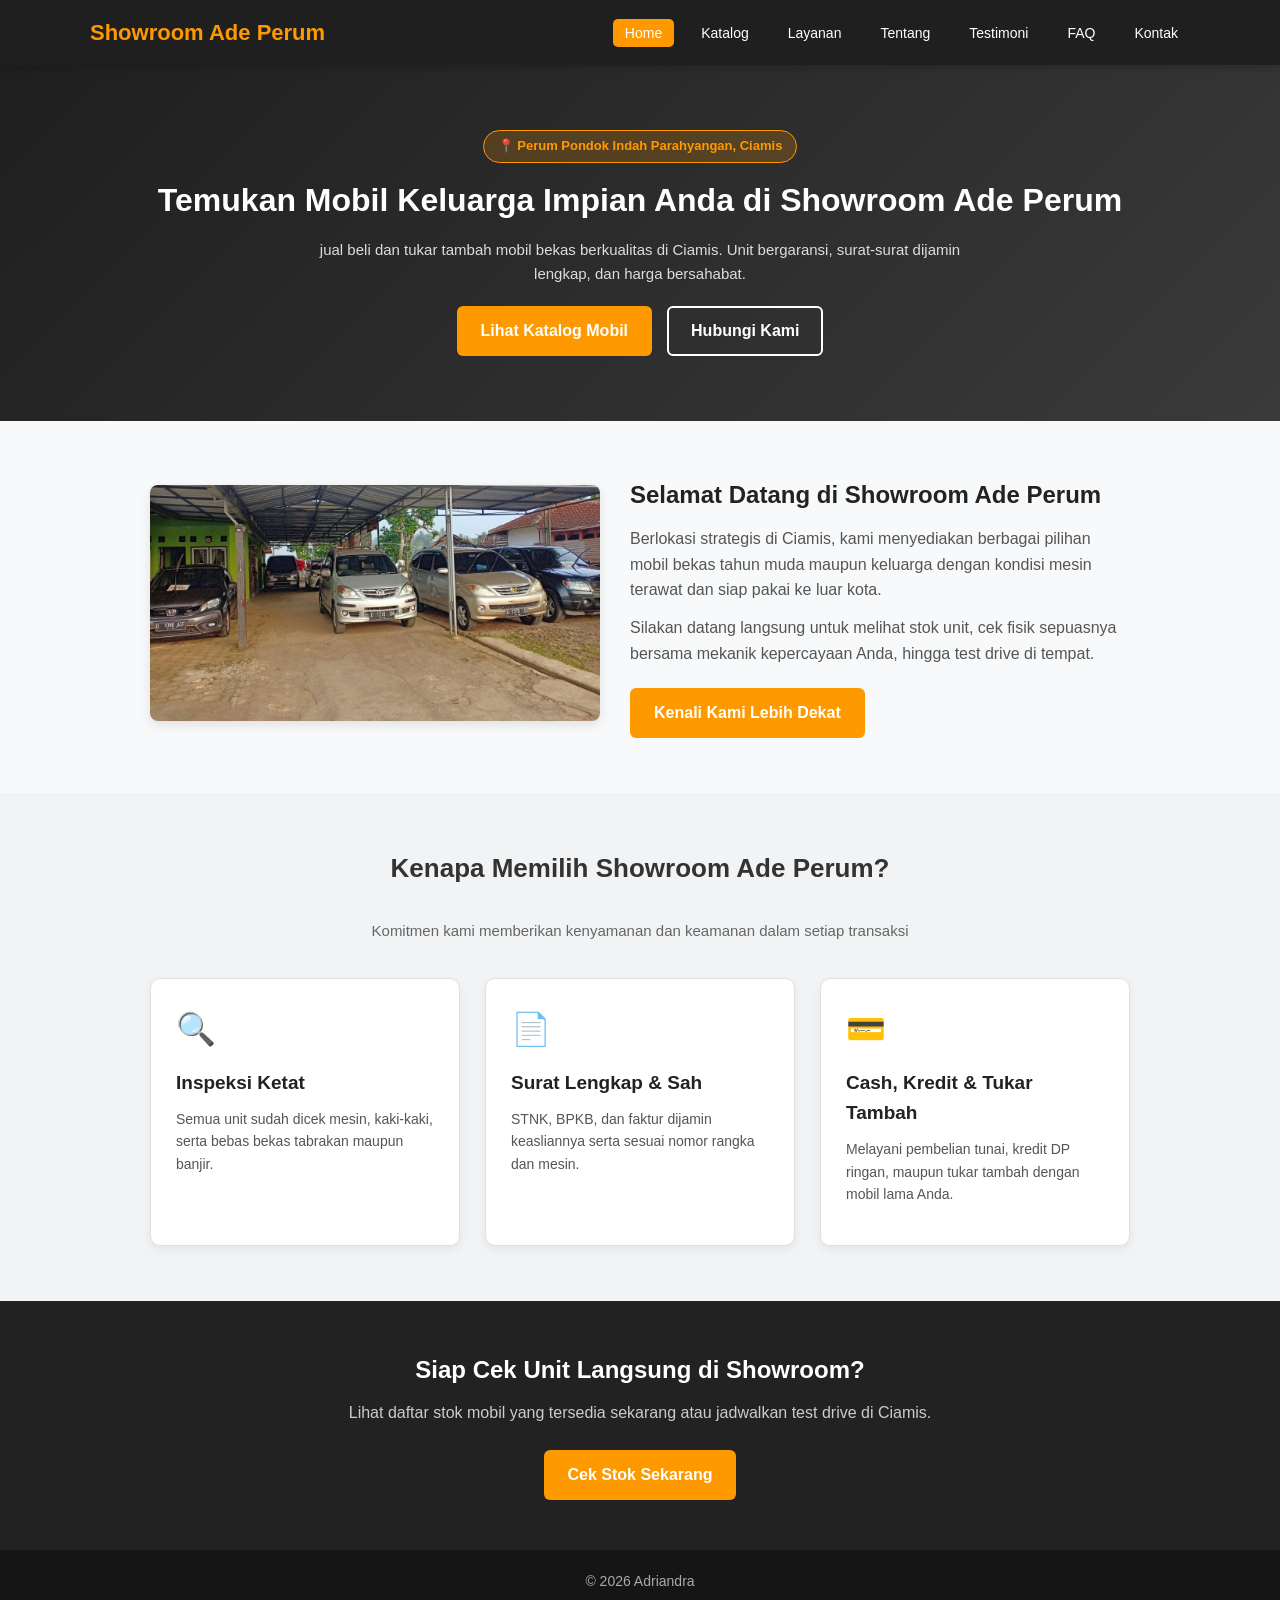
<file: index.html>
<!DOCTYPE html>
<html lang="id">
<head>
    <meta charset="UTF-8">
    <meta name="viewport" content="width=device-width, initial-scale=1.0">
    <title>Home - Showroom Ade Perum</title>
    <link rel="stylesheet" href="style.css">
</head>
<body>

    <header id="adriandra_header">
        <div class="adriandra_container">
            <h1 class="adriandra_logo">Showroom Ade Perum</h1>
            <nav class="adriandra_nav">
                <ul>
                    <li><a href="index.html" class="adriandra_active">Home</a></li>
                    <li><a href="katalog.html">Katalog</a></li>
                    <li><a href="layanan.html">Layanan</a></li>
                    <li><a href="tentang.html">Tentang</a></li>
                    <li><a href="testimoni.html">Testimoni</a></li>
                    <li><a href="faq.html">FAQ</a></li>
                    <li><a href="kontak.html">Kontak</a></li>
                </ul>
            </nav>
        </div>
    </header>

    <!-- BANNER UTAMA -->
    <section class="adriandra_hero">
        <div class="adriandra_container">
            <span class="adriandra_badge_lokasi">📍 Perum Pondok Indah Parahyangan, Ciamis</span>
            <h2>Temukan Mobil Keluarga Impian Anda di Showroom Ade Perum</h2>
            <p>jual beli dan tukar tambah mobil bekas berkualitas di Ciamis. Unit bergaransi, surat-surat dijamin lengkap, dan harga bersahabat.</p>
            <div class="adriandra_cta_buttons">
                <a href="katalog.html" class="adriandra_btn_utama">Lihat Katalog Mobil</a>
                <a href="kontak.html" class="adriandra_btn_kedua">Hubungi Kami</a>
            </div>
        </div>
    </section>

    <!--FOTO SHOWROOM-->
    <section class="adriandra_section">
        <div class="adriandra_container">
            <div class="adriandra_tentang_profil">
                <div class="adriandra_tentang_foto">
                    <img src="foto showroom.jpeg" alt="Foto Showroom Ade Perum">
                </div>
                <div class="adriandra_tentang_teks">
                    <h3>Selamat Datang di Showroom Ade Perum</h3>
                    <p>Berlokasi strategis di Ciamis, kami menyediakan berbagai pilihan mobil bekas tahun muda maupun keluarga dengan kondisi mesin terawat dan siap pakai ke luar kota.</p>
                    <p>Silakan datang langsung untuk melihat stok unit, cek fisik sepuasnya bersama mekanik kepercayaan Anda, hingga test drive di tempat.</p>
                    <a href="tentang.html" class="adriandra_btn_utama" style="margin-top: 10px;">Kenali Kami Lebih Dekat</a>
                </div>
            </div>
        </div>
    </section>

    <!--KEUNGGULAN SHOWROOM -->
    <section class="adriandra_alur_section">
        <div class="adriandra_container">
            <h2>Kenapa Memilih Showroom Ade Perum?</h2>
            <p class="adriandra_sub_judul">Komitmen kami memberikan kenyamanan dan keamanan dalam setiap transaksi</p>
            <div class="adriandra_layanan_grid">
                <div class="adriandra_layanan_card">
                    <div class="adriandra_layanan_icon">🔍</div>
                    <h3>Inspeksi Ketat</h3>
                    <p>Semua unit sudah dicek mesin, kaki-kaki, serta bebas bekas tabrakan maupun banjir.</p>
                </div>
                <div class="adriandra_layanan_card">
                    <div class="adriandra_layanan_icon">📄</div>
                    <h3>Surat Lengkap & Sah</h3>
                    <p>STNK, BPKB, dan faktur dijamin keasliannya serta sesuai nomor rangka dan mesin.</p>
                </div>
                <div class="adriandra_layanan_card">
                    <div class="adriandra_layanan_icon">💳</div>
                    <h3>Cash, Kredit & Tukar Tambah</h3>
                    <p>Melayani pembelian tunai, kredit DP ringan, maupun tukar tambah dengan mobil lama Anda.</p>
                </div>
            </div>
        </div>
    </section>

    <!--AJAKAN-->
    <section class="adriandra_cta_section">
        <div class="adriandra_container">
            <h3>Siap Cek Unit Langsung di Showroom?</h3>
            <p>Lihat daftar stok mobil yang tersedia sekarang atau jadwalkan test drive di Ciamis.</p>
            <div class="adriandra_cta_buttons">
                <a href="katalog.html" class="adriandra_btn_utama">Cek Stok Sekarang</a>
            </div>
        </div>
    </section>

    <footer id="adriandra_footer">
        <p>&copy; 2026 Adriandra</p>
    </footer>

</body>
</html>
</file>
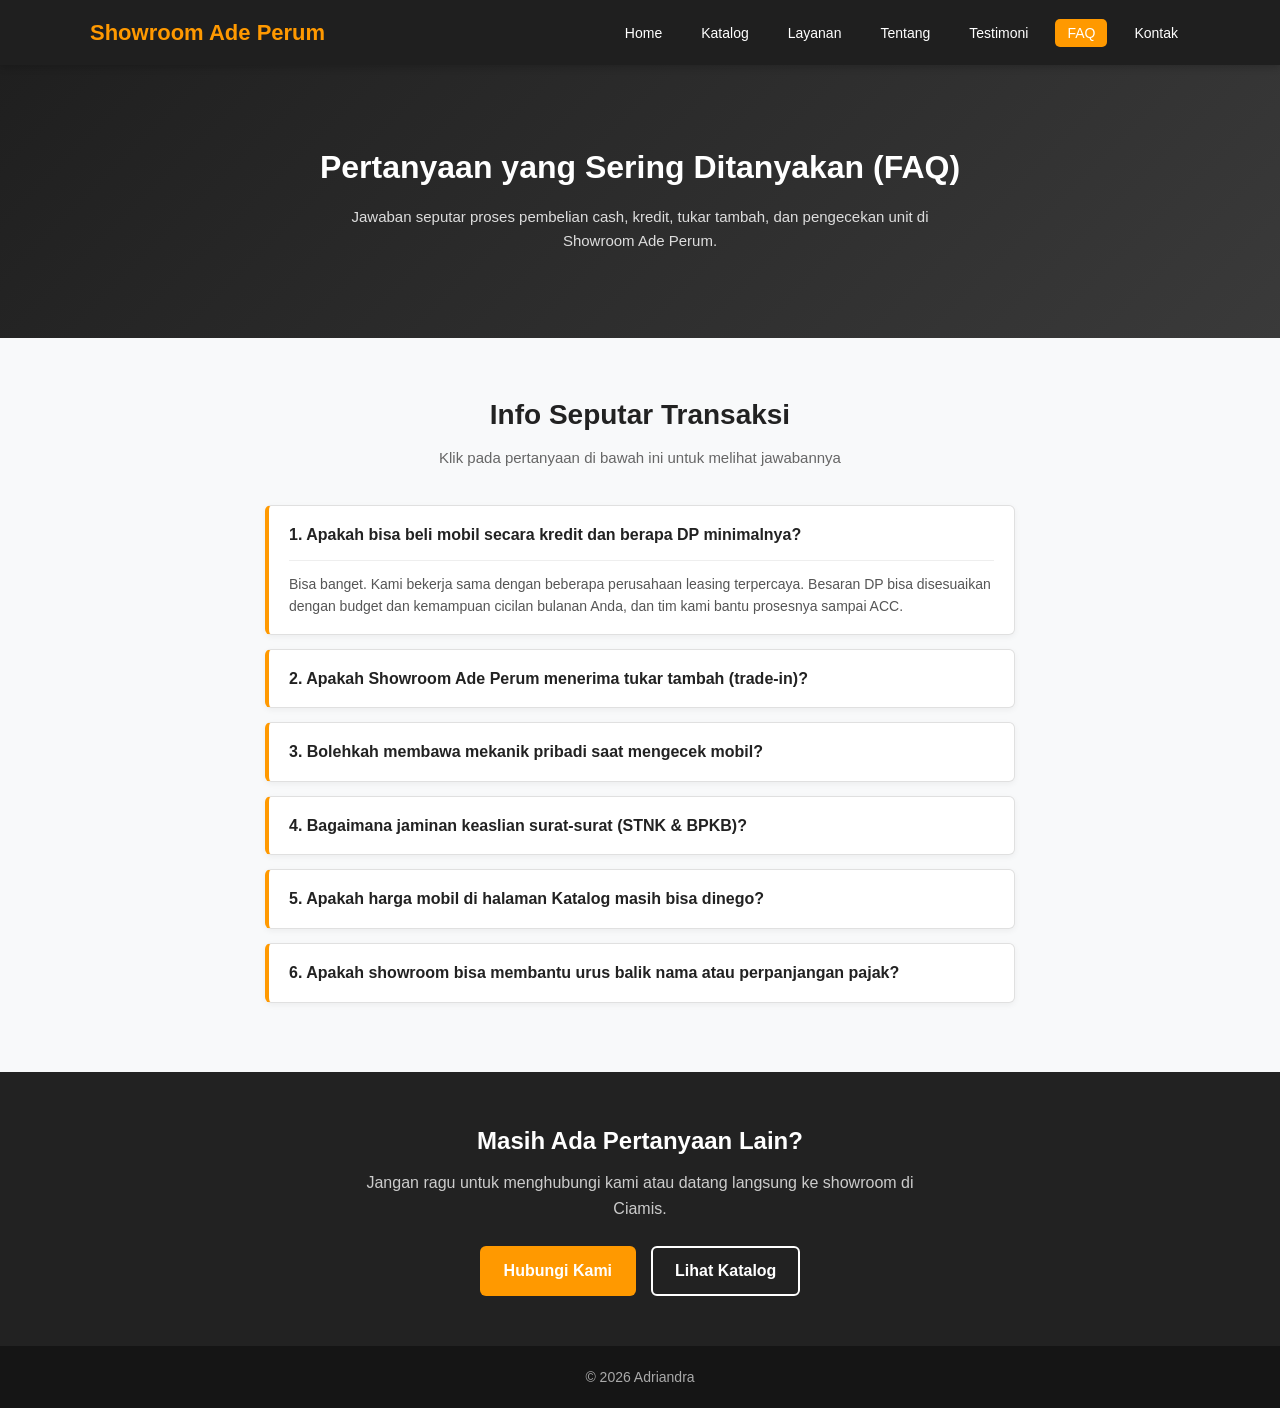
<file: faq.html>
<!DOCTYPE html>
<html lang="id">
<head>
    <meta charset="UTF-8">
    <meta name="viewport" content="width=device-width, initial-scale=1.0">
    <title>FAQ - Showroom Ade Perum</title>
    <link rel="stylesheet" href="style.css">
</head>
<body>

    <header id="adriandra_header">
        <div class="adriandra_container">
            <h1 class="adriandra_logo">Showroom Ade Perum</h1>
            <nav class="adriandra_nav">
                <ul>
                    <li><a href="index.html">Home</a></li>
                    <li><a href="katalog.html">Katalog</a></li>
                    <li><a href="layanan.html">Layanan</a></li>
                    <li><a href="tentang.html">Tentang</a></li>
                    <li><a href="testimoni.html">Testimoni</a></li>
                    <li><a href="faq.html" class="adriandra_active">FAQ</a></li>
                    <li><a href="kontak.html">Kontak</a></li>
                </ul>
            </nav>
        </div>
    </header>

    <section class="adriandra_layanan_hero">
        <div class="adriandra_container">
            <h2>Pertanyaan yang Sering Ditanyakan (FAQ)</h2>
            <p>Jawaban seputar proses pembelian cash, kredit, tukar tambah, dan pengecekan unit di Showroom Ade Perum.</p>
        </div>
    </section>

    <section class="adriandra_section">
        <div class="adriandra_container">
            <h2>Info Seputar Transaksi</h2>
            <p class="adriandra_sub_judul">Klik pada pertanyaan di bawah ini untuk melihat jawabannya</p>

            <div class="adriandra_faq_list">
                <details class="adriandra_faq_item" open>
                    <summary>1. Apakah bisa beli mobil secara kredit dan berapa DP minimalnya?</summary>
                    <p>Bisa banget. Kami bekerja sama dengan beberapa perusahaan leasing terpercaya. Besaran DP bisa disesuaikan dengan budget dan kemampuan cicilan bulanan Anda, dan tim kami bantu prosesnya sampai ACC.</p>
                </details>

                <details class="adriandra_faq_item">
                    <summary>2. Apakah Showroom Ade Perum menerima tukar tambah (trade-in)?</summary>
                    <p>Ya, kami menerima tukar tambah dengan mobil lama Anda. Silakan bawa unit lama Anda ke showroom kami di Ciamis untuk dicek kondisinya dan kami berikan harga taksiran terbaik.</p>
                </details>

                <details class="adriandra_faq_item">
                    <summary>3. Bolehkah membawa mekanik pribadi saat mengecek mobil?</summary>
                    <p>Sangat diperbolehkan. Kami justru senang jika pembeli membawa mekanik kepercayaan sendiri agar sama-sama yakin dengan kondisi mesin, kaki-kaki, dan bodi mobil sebelum transaksi.</p>
                </details>

                <details class="adriandra_faq_item">
                    <summary>4. Bagaimana jaminan keaslian surat-surat (STNK & BPKB)?</summary>
                    <p>Semua unit di showroom kami dijamin 100% memiliki dokumen lengkap dan sah terdaftar di Samsat (nomor rangka dan nomor mesin sesuai). Untuk pembelian cash, BPKB dan STNK langsung diserahkan saat pelunasan.</p>
                </details>

                <details class="adriandra_faq_item">
                    <summary>5. Apakah harga mobil di halaman Katalog masih bisa dinego?</summary>
                    <p>Masih bisa. Harga yang tertera di katalog adalah harga penawaran. Silakan datang langsung ke showroom untuk cek unit dan nego harga secara kekeluargaan di tempat.</p>
                </details>

                <details class="adriandra_faq_item">
                    <summary>6. Apakah showroom bisa membantu urus balik nama atau perpanjangan pajak?</summary>
                    <p>Bisa. Jika Anda sibuk dan tidak sempat mengurus ke Samsat, tim kami siap membantu proses balik nama (BBN) maupun perpanjangan pajak tahunan dan 5 tahunan.</p>
                </details>
            </div>
        </div>
    </section>

    <section class="adriandra_cta_section">
        <div class="adriandra_container">
            <h3>Masih Ada Pertanyaan Lain?</h3>
            <p>Jangan ragu untuk menghubungi kami atau datang langsung ke showroom di Ciamis.</p>
            <div class="adriandra_cta_buttons">
                <a href="kontak.html" class="adriandra_btn_utama">Hubungi Kami</a>
                <a href="katalog.html" class="adriandra_btn_kedua">Lihat Katalog</a>
            </div>
        </div>
    </section>

    <footer id="adriandra_footer">
        <p>&copy; 2026 Adriandra</p>
    </footer>

</body>
</html>
</file>
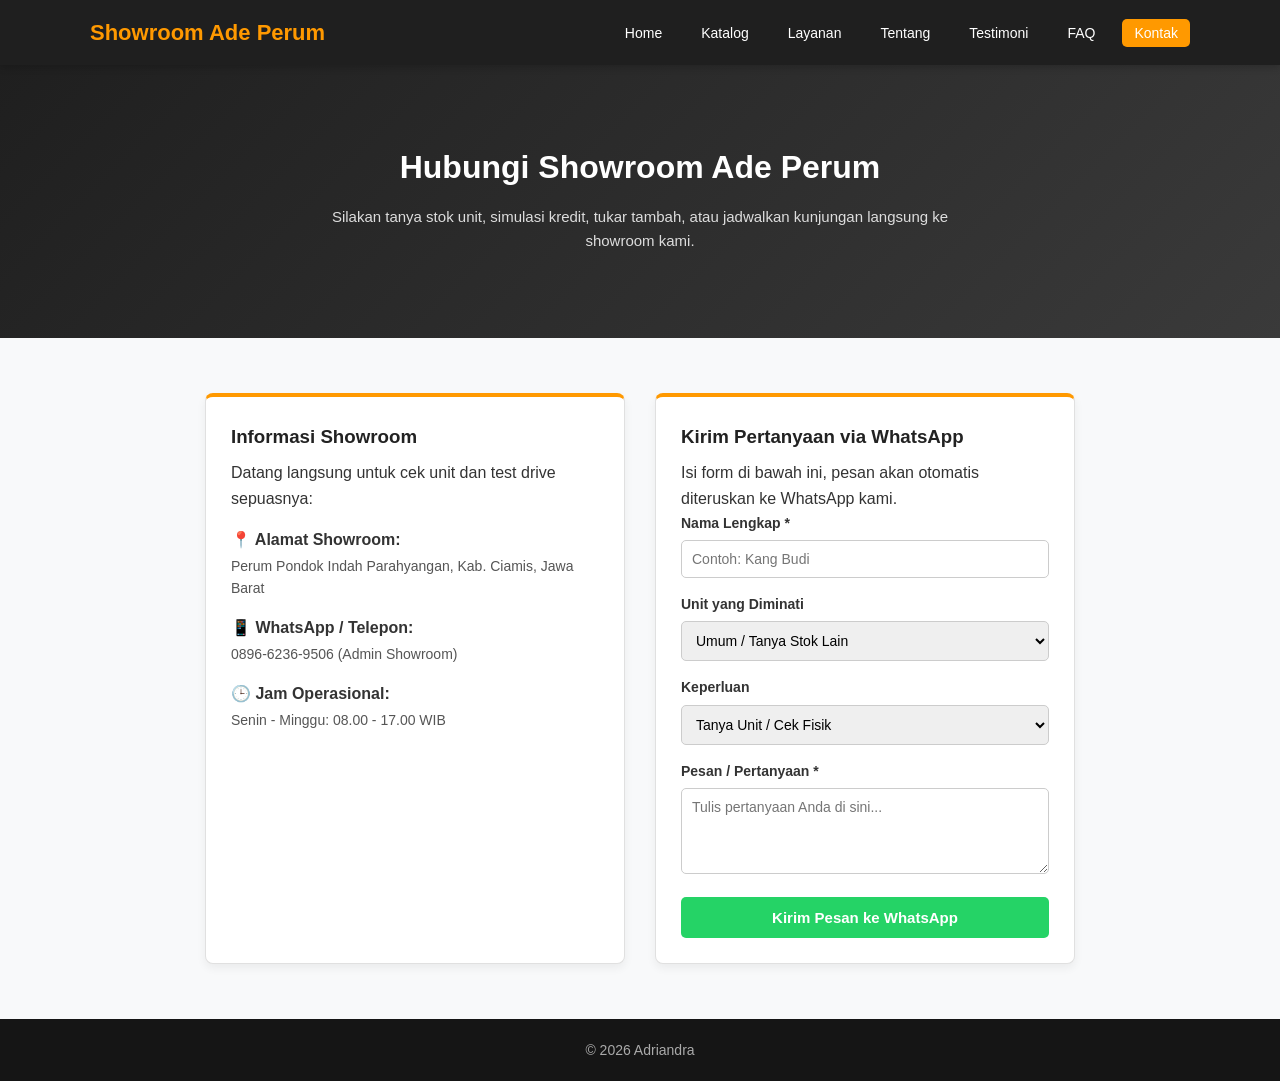
<file: kontak.html>
<!DOCTYPE html>
<html lang="id">
<head>
    <meta charset="UTF-8">
    <meta name="viewport" content="width=device-width, initial-scale=1.0">
    <title>Kontak - Showroom Ade Perum</title>
    <link rel="stylesheet" href="style.css">
</head>
<body>

    <header id="adriandra_header">
        <div class="adriandra_container">
            <h1 class="adriandra_logo">Showroom Ade Perum</h1>
            <nav class="adriandra_nav">
                <ul>
                    <li><a href="index.html">Home</a></li>
                    <li><a href="katalog.html">Katalog</a></li>
                    <li><a href="layanan.html">Layanan</a></li>
                    <li><a href="tentang.html">Tentang</a></li>
                    <li><a href="testimoni.html">Testimoni</a></li>
                    <li><a href="faq.html">FAQ</a></li>
                    <li><a href="kontak.html" class="adriandra_active">Kontak</a></li>
                </ul>
            </nav>
        </div>
    </header>

    <section class="adriandra_layanan_hero">
        <div class="adriandra_container">
            <h2>Hubungi Showroom Ade Perum</h2>
            <p>Silakan tanya stok unit, simulasi kredit, tukar tambah, atau jadwalkan kunjungan langsung ke showroom kami.</p>
        </div>
    </section>

    <section class="adriandra_section">
        <div class="adriandra_container">
            <div class="adriandra_kontak_wrapper">

                <div class="adriandra_kontak_info">
                    <h3>Informasi Showroom</h3>
                    <p>Datang langsung untuk cek unit dan test drive sepuasnya:</p>

                    <div class="adriandra_info_item">
                        <strong>📍 Alamat Showroom:</strong>
                        <p>Perum Pondok Indah Parahyangan, Kab. Ciamis, Jawa Barat</p>
                    </div>

                    <div class="adriandra_info_item">
                        <strong>📱 WhatsApp / Telepon:</strong>
                        <p>0896-6236-9506 (Admin Showroom)</p>
                    </div>

                    <div class="adriandra_info_item">
                        <strong>🕒 Jam Operasional:</strong>
                        <p>Senin - Minggu: 08.00 - 17.00 WIB</p>
                    </div>
                </div>

                <div class="adriandra_kontak_form_box">
                    <h3>Kirim Pertanyaan via WhatsApp</h3>
                    <p>Isi form di bawah ini, pesan akan otomatis diteruskan ke WhatsApp kami.</p>

                    <form onsubmit="kirimWhatsApp(event)">
                        <div class="adriandra_form_grup">
                            <label for="nama_pengirim">Nama Lengkap *</label>
                            <input type="text" id="nama_pengirim" placeholder="Contoh: Kang Budi" required>
                        </div>

                        <div class="adriandra_form_grup">
                            <label for="pilihan_mobil">Unit yang Diminati</label>
                            <select id="pilihan_mobil">
                                <option value="Umum / Tanya Stok Lain">Umum / Tanya Stok Lain</option>
                                <optgroup label="Toyota">
                                    <option value="Toyota Avanza 2020">Toyota Avanza 2020</option>
                                    <option value="Toyota Innova Reborn 2018">Toyota Innova Reborn 2018</option>
                                </optgroup>
                                <optgroup label="Mitsubishi">
                                    <option value="Mitsubishi Pajero Sport 2019">Mitsubishi Pajero Sport 2019</option>
                                    <option value="Mitsubishi Xpander 2022">Mitsubishi Xpander 2022</option>
                                </optgroup>
                                <optgroup label="Honda">
                                    <option value="Honda Brio 2021">Honda Brio 2021</option>
                                </optgroup>
                            </select>
                        </div>

                        <div class="adriandra_form_grup">
                            <label for="jenis_layanan">Keperluan</label>
                            <select id="jenis_layanan">
                                <option value="Tanya Unit / Cek Fisik">Tanya Unit / Cek Fisik</option>
                                <option value="Pembelian Cash">Pembelian Cash</option>
                                <option value="Simulasi Kredit">Simulasi Kredit</option>
                                <option value="Tukar Tambah">Tukar Tambah</option>
                            </select>
                        </div>

                        <div class="adriandra_form_grup">
                            <label for="isi_pesan">Pesan / Pertanyaan *</label>
                            <textarea id="isi_pesan" rows="4" placeholder="Tulis pertanyaan Anda di sini..." required></textarea>
                        </div>

                        <button type="submit" class="adriandra_btn_wa">Kirim Pesan ke WhatsApp</button>
                    </form>
                </div>

            </div>
        </div>
    </section>

    <footer id="adriandra_footer">
        <p>&copy; 2026 Adriandra</p>
    </footer>

    <script src="script.js"></script>
</body>
</html>
</file>
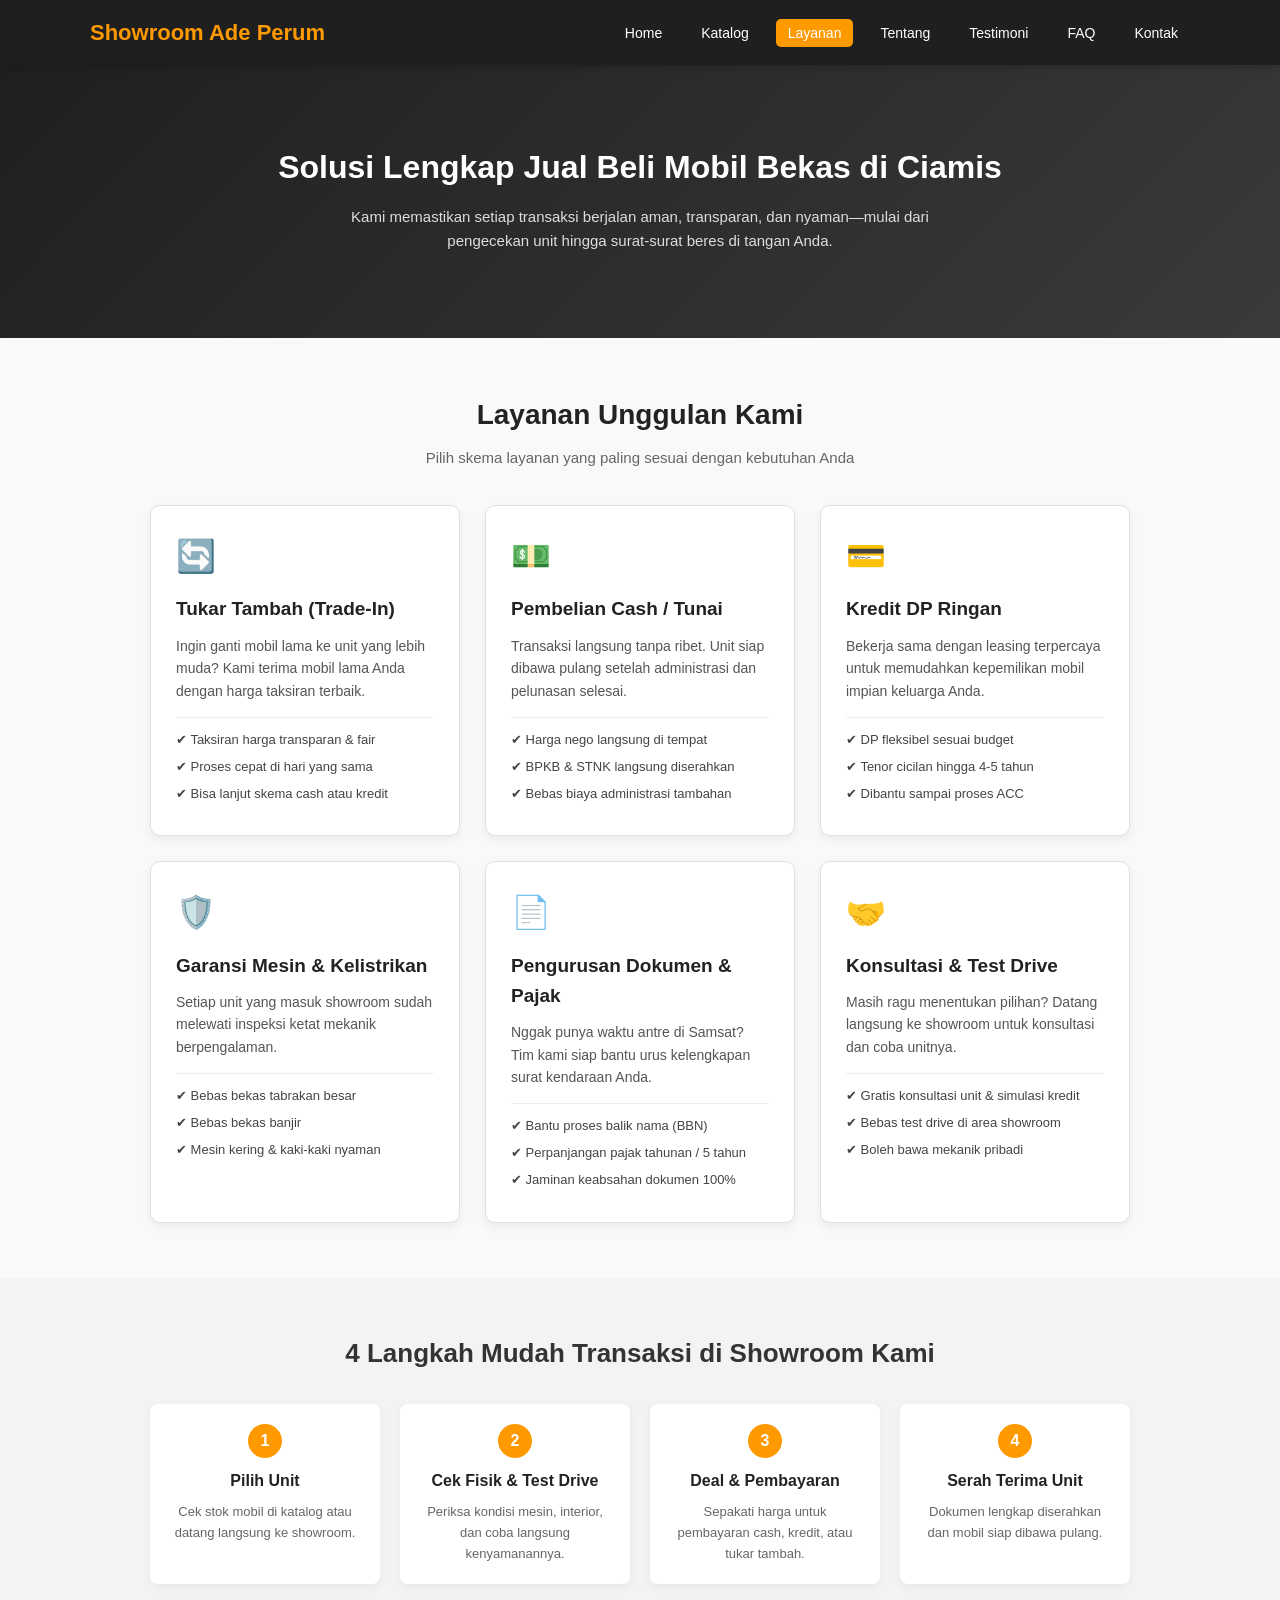
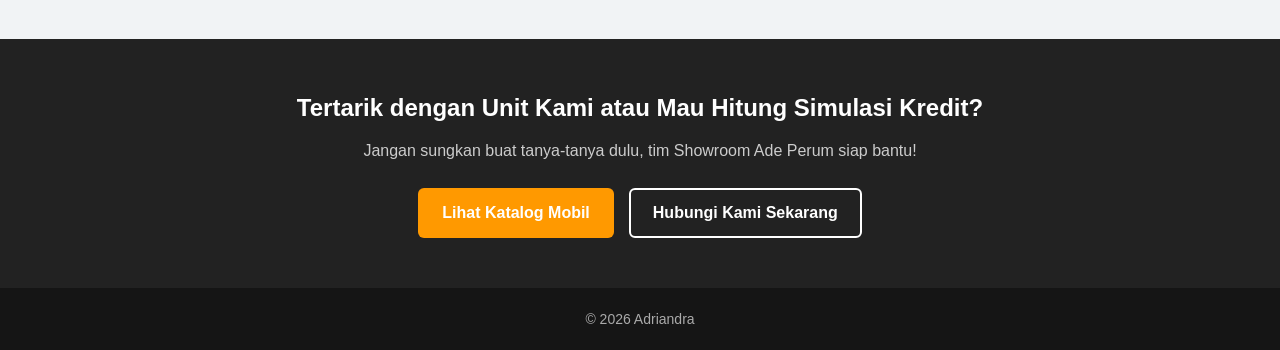
<file: layanan.html>
<!DOCTYPE html>
<html lang="id">
<head>
    <meta charset="UTF-8">
    <meta name="viewport" content="width=device-width, initial-scale=1.0">
    <title>Layanan - Showroom Ade Perum</title>
    <link rel="stylesheet" href="style.css">
</head>
<body>

    <header id="adriandra_header">
        <div class="adriandra_container">
            <h1 class="adriandra_logo">Showroom Ade Perum</h1>
            <nav class="adriandra_nav">
                <ul>
                    <li><a href="index.html">Home</a></li>
                    <li><a href="katalog.html">Katalog</a></li>
                    <li><a href="layanan.html" class="adriandra_active">Layanan</a></li>
                    <li><a href="tentang.html">Tentang</a></li>
                    <li><a href="testimoni.html">Testimoni</a></li>
                    <li><a href="faq.html">FAQ</a></li>
                    <li><a href="kontak.html">Kontak</a></li>
                </ul>
            </nav>
        </div>
    </header>

    <section class="adriandra_layanan_hero">
        <div class="adriandra_container">
            <h2>Solusi Lengkap Jual Beli Mobil Bekas di Ciamis</h2>
            <p>Kami memastikan setiap transaksi berjalan aman, transparan, dan nyaman—mulai dari pengecekan unit hingga surat-surat beres di tangan Anda.</p>
        </div>
    </section>

    <section class="adriandra_section">
        <div class="adriandra_container">
            <h2>Layanan Unggulan Kami</h2>
            <p class="adriandra_sub_judul">Pilih skema layanan yang paling sesuai dengan kebutuhan Anda</p>
            
            <div class="adriandra_layanan_grid">
                <div class="adriandra_layanan_card">
                    <div class="adriandra_layanan_icon">🔄</div>
                    <h3>Tukar Tambah (Trade-In)</h3>
                    <p>Ingin ganti mobil lama ke unit yang lebih muda? Kami terima mobil lama Anda dengan harga taksiran terbaik.</p>
                    <ul class="adriandra_layanan_list">
                        <li>✔ Taksiran harga transparan & fair</li>
                        <li>✔ Proses cepat di hari yang sama</li>
                        <li>✔ Bisa lanjut skema cash atau kredit</li>
                    </ul>
                </div>

                <div class="adriandra_layanan_card">
                    <div class="adriandra_layanan_icon">💵</div>
                    <h3>Pembelian Cash / Tunai</h3>
                    <p>Transaksi langsung tanpa ribet. Unit siap dibawa pulang setelah administrasi dan pelunasan selesai.</p>
                    <ul class="adriandra_layanan_list">
                        <li>✔ Harga nego langsung di tempat</li>
                        <li>✔ BPKB & STNK langsung diserahkan</li>
                        <li>✔ Bebas biaya administrasi tambahan</li>
                    </ul>
                </div>

                <div class="adriandra_layanan_card">
                    <div class="adriandra_layanan_icon">💳</div>
                    <h3>Kredit DP Ringan</h3>
                    <p>Bekerja sama dengan leasing terpercaya untuk memudahkan kepemilikan mobil impian keluarga Anda.</p>
                    <ul class="adriandra_layanan_list">
                        <li>✔ DP fleksibel sesuai budget</li>
                        <li>✔ Tenor cicilan hingga 4-5 tahun</li>
                        <li>✔ Dibantu sampai proses ACC</li>
                    </ul>
                </div>

                <div class="adriandra_layanan_card">
                    <div class="adriandra_layanan_icon">🛡️</div>
                    <h3>Garansi Mesin & Kelistrikan</h3>
                    <p>Setiap unit yang masuk showroom sudah melewati inspeksi ketat mekanik berpengalaman.</p>
                    <ul class="adriandra_layanan_list">
                        <li>✔ Bebas bekas tabrakan besar</li>
                        <li>✔ Bebas bekas banjir</li>
                        <li>✔ Mesin kering & kaki-kaki nyaman</li>
                    </ul>
                </div>

                <div class="adriandra_layanan_card">
                    <div class="adriandra_layanan_icon">📄</div>
                    <h3>Pengurusan Dokumen & Pajak</h3>
                    <p>Nggak punya waktu antre di Samsat? Tim kami siap bantu urus kelengkapan surat kendaraan Anda.</p>
                    <ul class="adriandra_layanan_list">
                        <li>✔ Bantu proses balik nama (BBN)</li>
                        <li>✔ Perpanjangan pajak tahunan / 5 tahun</li>
                        <li>✔ Jaminan keabsahan dokumen 100%</li>
                    </ul>
                </div>

                <div class="adriandra_layanan_card">
                    <div class="adriandra_layanan_icon">🤝</div>
                    <h3>Konsultasi & Test Drive</h3>
                    <p>Masih ragu menentukan pilihan? Datang langsung ke showroom untuk konsultasi dan coba unitnya.</p>
                    <ul class="adriandra_layanan_list">
                        <li>✔ Gratis konsultasi unit & simulasi kredit</li>
                        <li>✔ Bebas test drive di area showroom</li>
                        <li>✔ Boleh bawa mekanik pribadi</li>
                    </ul>
                </div>
            </div>
        </div>
    </section>

    <section class="adriandra_alur_section">
        <div class="adriandra_container">
            <h2>4 Langkah Mudah Transaksi di Showroom Kami</h2>
            <div class="adriandra_alur_grid">
                <div class="adriandra_alur_step">
                    <span class="adriandra_step_badge">1</span>
                    <h4>Pilih Unit</h4>
                    <p>Cek stok mobil di katalog atau datang langsung ke showroom.</p>
                </div>
                <div class="adriandra_alur_step">
                    <span class="adriandra_step_badge">2</span>
                    <h4>Cek Fisik & Test Drive</h4>
                    <p>Periksa kondisi mesin, interior, dan coba langsung kenyamanannya.</p>
                </div>
                <div class="adriandra_alur_step">
                    <span class="adriandra_step_badge">3</span>
                    <h4>Deal & Pembayaran</h4>
                    <p>Sepakati harga untuk pembayaran cash, kredit, atau tukar tambah.</p>
                </div>
                <div class="adriandra_alur_step">
                    <span class="adriandra_step_badge">4</span>
                    <h4>Serah Terima Unit</h4>
                    <p>Dokumen lengkap diserahkan dan mobil siap dibawa pulang.</p>
                </div>
            </div>
        </div>
    </section>

    <section class="adriandra_cta_section">
        <div class="adriandra_container">
            <h3>Tertarik dengan Unit Kami atau Mau Hitung Simulasi Kredit?</h3>
            <p>Jangan sungkan buat tanya-tanya dulu, tim Showroom Ade Perum siap bantu!</p>
            <div class="adriandra_cta_buttons">
                <a href="katalog.html" class="adriandra_btn_utama">Lihat Katalog Mobil</a>
                <a href="kontak.html" class="adriandra_btn_kedua">Hubungi Kami Sekarang</a>
            </div>
        </div>
    </section>

    <footer id="adriandra_footer">
        <p>&copy; 2026 Adriandra</p>
    </footer>

</body>
</html>
</file>
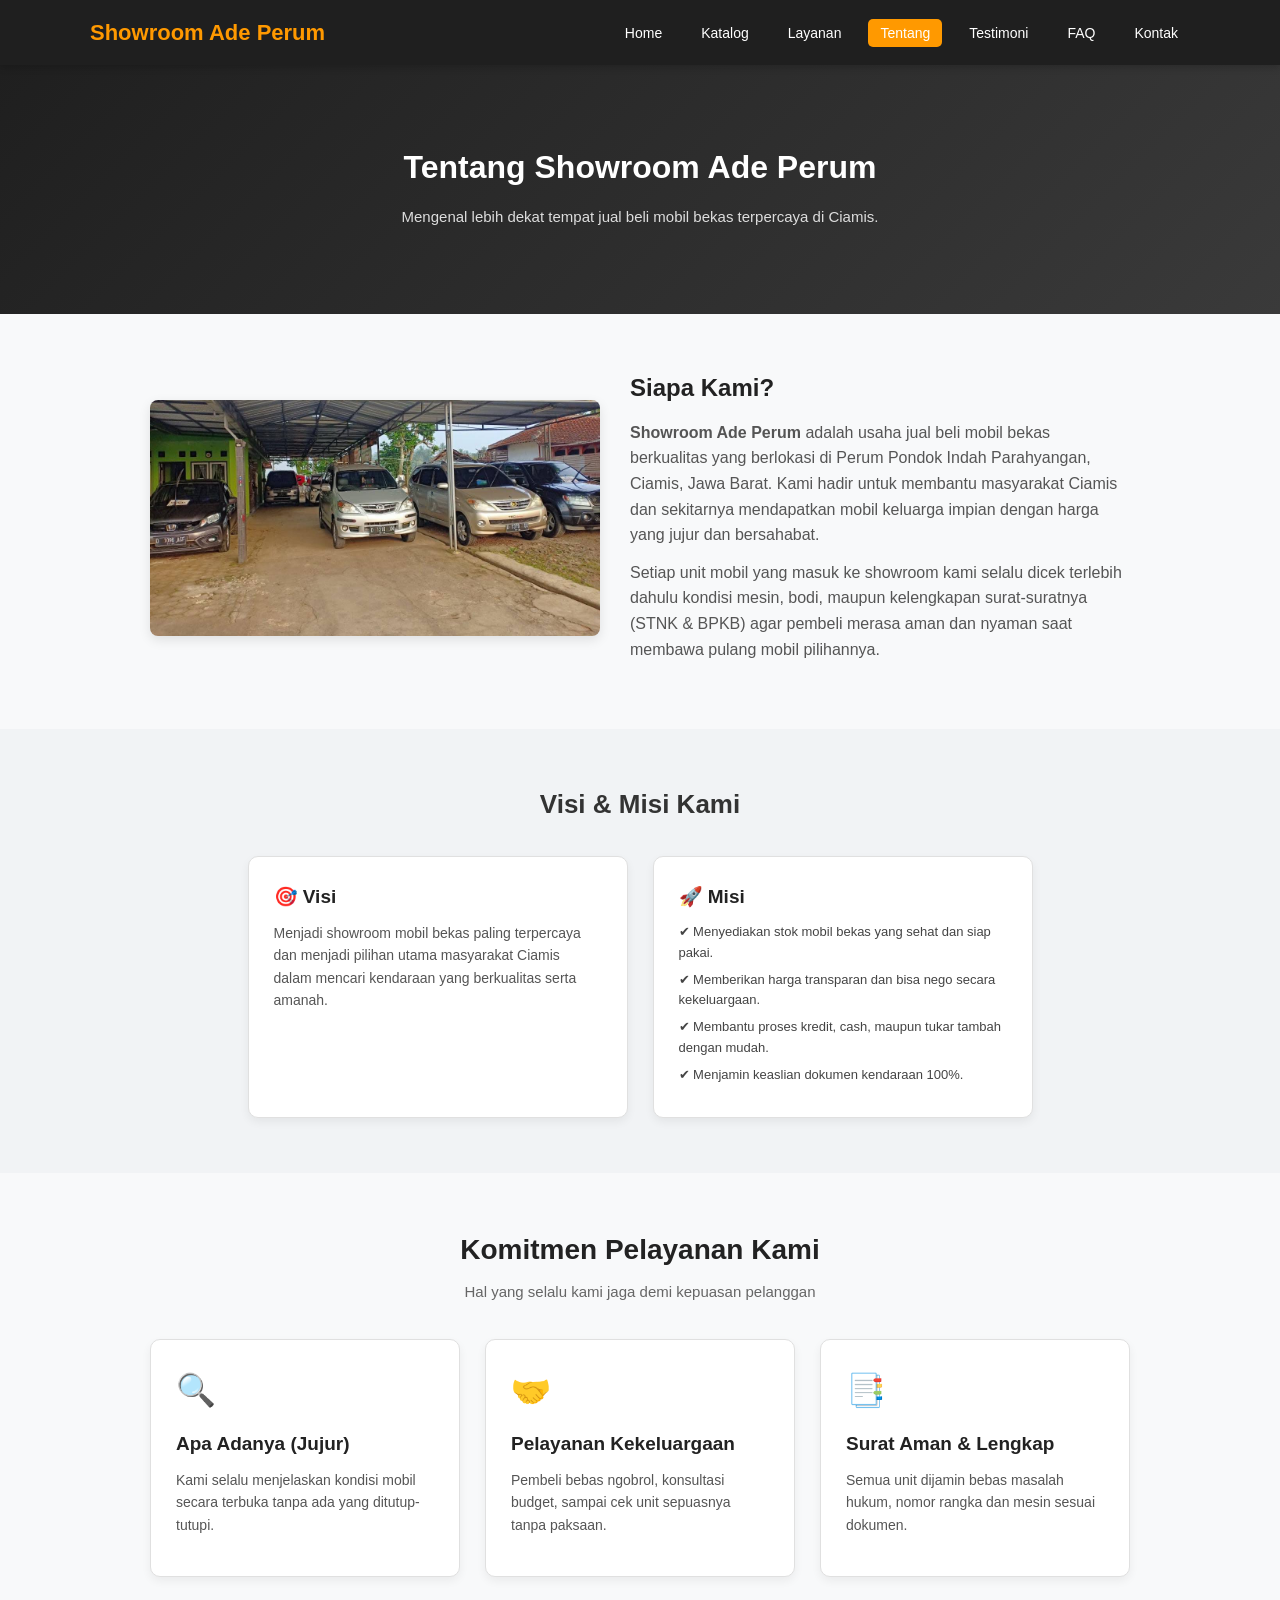
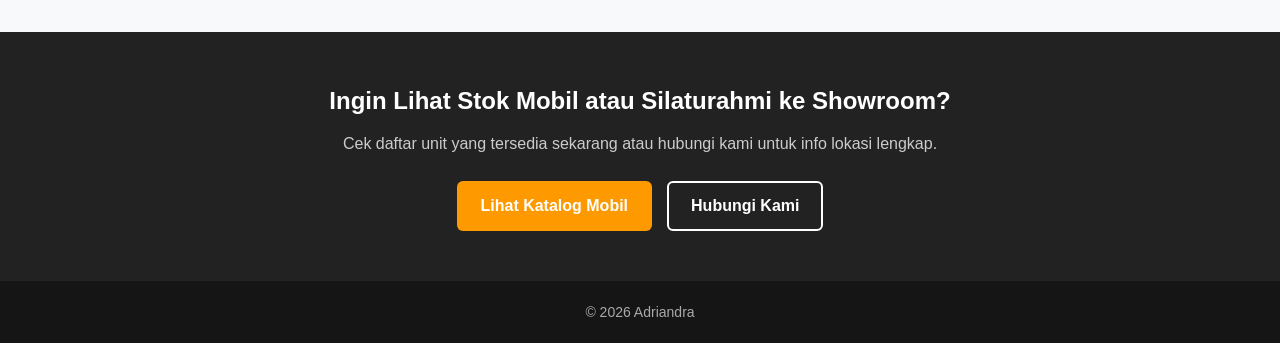
<file: tentang.html>
<!DOCTYPE html>
<html lang="id">
<head>
    <meta charset="UTF-8">
    <meta name="viewport" content="width=device-width, initial-scale=1.0">
    <title>Tentang Kami - Showroom Ade Perum</title>
    <link rel="stylesheet" href="style.css">
</head>
<body>

    <header id="adriandra_header">
        <div class="adriandra_container">
            <h1 class="adriandra_logo">Showroom Ade Perum</h1>
            <nav class="adriandra_nav">
                <ul>
                    <li><a href="index.html">Home</a></li>
                    <li><a href="katalog.html">Katalog</a></li>
                    <li><a href="layanan.html">Layanan</a></li>
                    <li><a href="tentang.html" class="adriandra_active">Tentang</a></li>
                    <li><a href="testimoni.html">Testimoni</a></li>
                    <li><a href="faq.html">FAQ</a></li>
                    <li><a href="kontak.html">Kontak</a></li>
                </ul>
            </nav>
        </div>
    </header>

    <section class="adriandra_layanan_hero">
        <div class="adriandra_container">
            <h2>Tentang Showroom Ade Perum</h2>
            <p>Mengenal lebih dekat tempat jual beli mobil bekas terpercaya di Ciamis.</p>
        </div>
    </section>

    <section class="adriandra_section">
        <div class="adriandra_container">
            <div class="adriandra_tentang_profil">
                <div class="adriandra_tentang_foto">
                    <img src="foto showroom.jpeg" alt="Foto Showroom Ade Perum">
                </div>
                <div class="adriandra_tentang_teks">
                    <h3>Siapa Kami?</h3>
                    <p><strong>Showroom Ade Perum</strong> adalah usaha jual beli mobil bekas berkualitas yang berlokasi di Perum Pondok Indah Parahyangan, Ciamis, Jawa Barat. Kami hadir untuk membantu masyarakat Ciamis dan sekitarnya mendapatkan mobil keluarga impian dengan harga yang jujur dan bersahabat.</p>
                    <p>Setiap unit mobil yang masuk ke showroom kami selalu dicek terlebih dahulu kondisi mesin, bodi, maupun kelengkapan surat-suratnya (STNK & BPKB) agar pembeli merasa aman dan nyaman saat membawa pulang mobil pilihannya.</p>
                </div>
            </div>
        </div>
    </section>

    <section class="adriandra_alur_section">
        <div class="adriandra_container">
            <h2>Visi & Misi Kami</h2>
            <div class="adriandra_layanan_grid" style="margin-top: 25px;">
                <div class="adriandra_layanan_card" style="width: 380px;">
                    <h3>🎯 Visi</h3>
                    <p>Menjadi showroom mobil bekas paling terpercaya dan menjadi pilihan utama masyarakat Ciamis dalam mencari kendaraan yang berkualitas serta amanah.</p>
                </div>
                <div class="adriandra_layanan_card" style="width: 380px;">
                    <h3>🚀 Misi</h3>
                    <ul class="adriandra_layanan_list" style="border-top: none; margin-top: 0; padding-top: 0;">
                        <li>✔ Menyediakan stok mobil bekas yang sehat dan siap pakai.</li>
                        <li>✔ Memberikan harga transparan dan bisa nego secara kekeluargaan.</li>
                        <li>✔ Membantu proses kredit, cash, maupun tukar tambah dengan mudah.</li>
                        <li>✔ Menjamin keaslian dokumen kendaraan 100%.</li>
                    </ul>
                </div>
            </div>
        </div>
    </section>

    <section class="adriandra_section">
        <div class="adriandra_container">
            <h2>Komitmen Pelayanan Kami</h2>
            <p class="adriandra_sub_judul">Hal yang selalu kami jaga demi kepuasan pelanggan</p>
            <div class="adriandra_layanan_grid">
                <div class="adriandra_layanan_card">
                    <div class="adriandra_layanan_icon">🔍</div>
                    <h3>Apa Adanya (Jujur)</h3>
                    <p>Kami selalu menjelaskan kondisi mobil secara terbuka tanpa ada yang ditutup-tutupi.</p>
                </div>
                <div class="adriandra_layanan_card">
                    <div class="adriandra_layanan_icon">🤝</div>
                    <h3>Pelayanan Kekeluargaan</h3>
                    <p>Pembeli bebas ngobrol, konsultasi budget, sampai cek unit sepuasnya tanpa paksaan.</p>
                </div>
                <div class="adriandra_layanan_card">
                    <div class="adriandra_layanan_icon">📑</div>
                    <h3>Surat Aman & Lengkap</h3>
                    <p>Semua unit dijamin bebas masalah hukum, nomor rangka dan mesin sesuai dokumen.</p>
                </div>
            </div>
        </div>
    </section>

    <section class="adriandra_cta_section">
        <div class="adriandra_container">
            <h3>Ingin Lihat Stok Mobil atau Silaturahmi ke Showroom?</h3>
            <p>Cek daftar unit yang tersedia sekarang atau hubungi kami untuk info lokasi lengkap.</p>
            <div class="adriandra_cta_buttons">
                <a href="katalog.html" class="adriandra_btn_utama">Lihat Katalog Mobil</a>
                <a href="kontak.html" class="adriandra_btn_kedua">Hubungi Kami</a>
            </div>
        </div>
    </section>

    <footer id="adriandra_footer">
        <p>&copy; 2026 Adriandra</p>
    </footer>

</body>
</html>
</file>
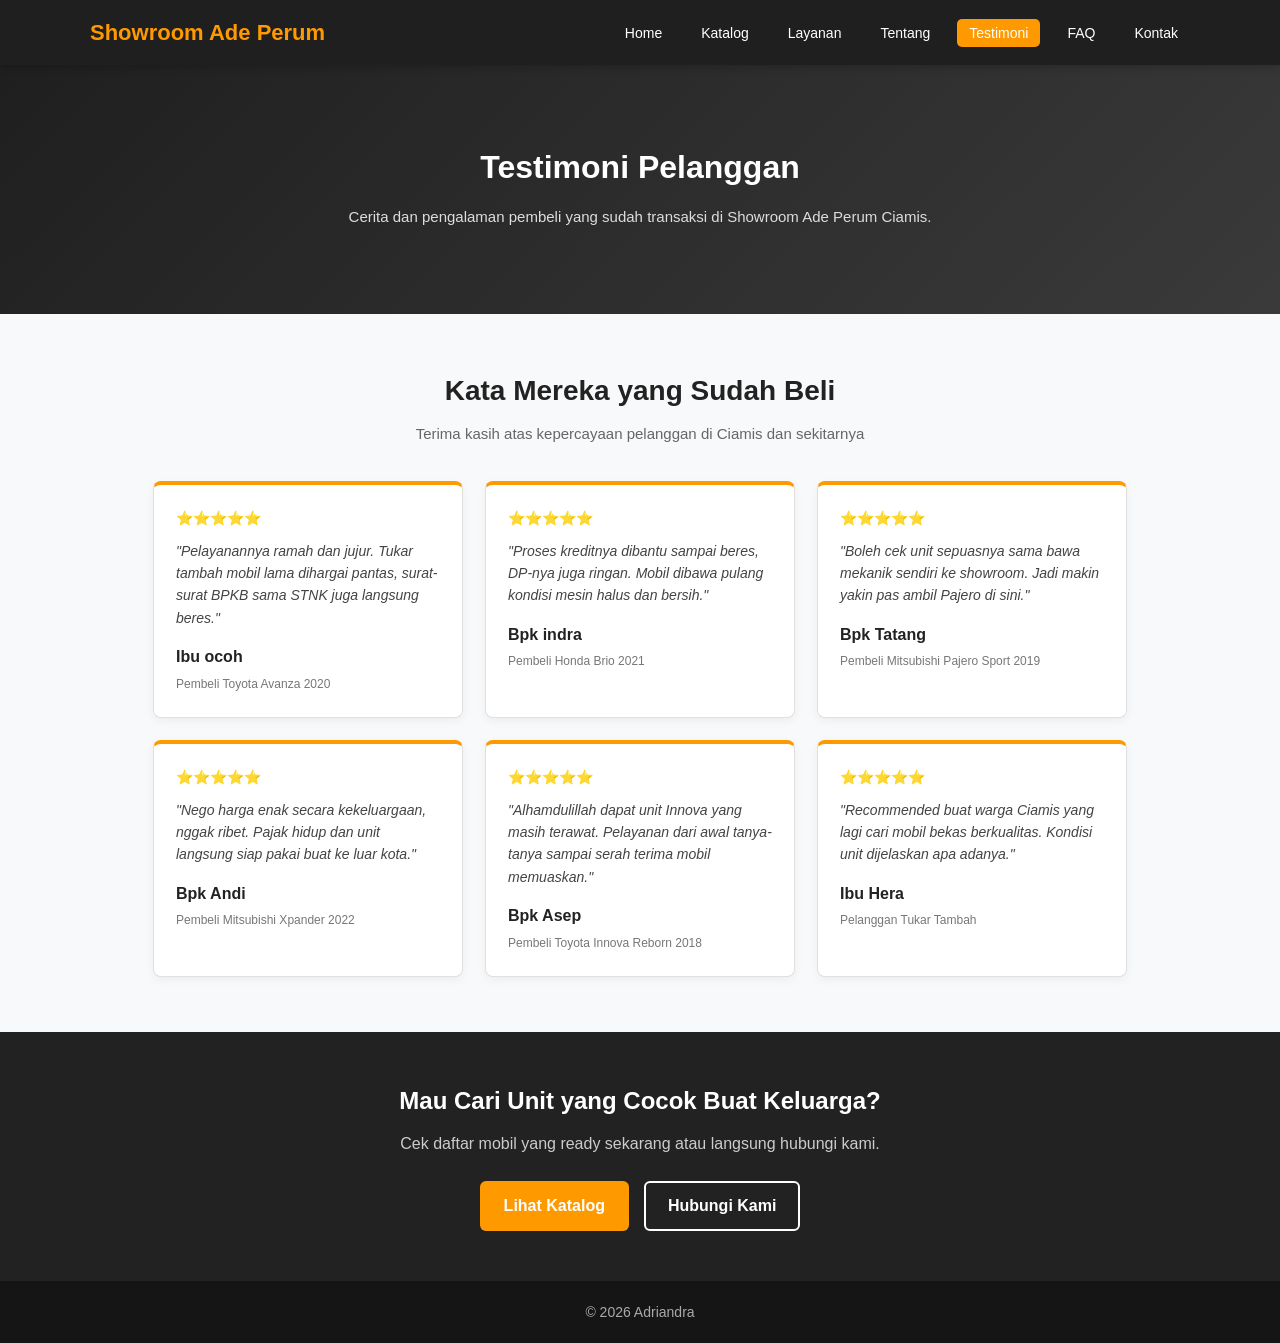
<file: testimoni.html>
<!DOCTYPE html>
<html lang="id">
<head>
    <meta charset="UTF-8">
    <meta name="viewport" content="width=device-width, initial-scale=1.0">
    <title>Testimoni - Showroom Ade Perum</title>
    <link rel="stylesheet" href="style.css">
</head>
<body>

    <header id="adriandra_header">
        <div class="adriandra_container">
            <h1 class="adriandra_logo">Showroom Ade Perum</h1>
            <nav class="adriandra_nav">
                <ul>
                    <li><a href="index.html">Home</a></li>
                    <li><a href="katalog.html">Katalog</a></li>
                    <li><a href="layanan.html">Layanan</a></li>
                    <li><a href="tentang.html">Tentang</a></li>
                    <li><a href="testimoni.html" class="adriandra_active">Testimoni</a></li>
                    <li><a href="faq.html">FAQ</a></li>
                    <li><a href="kontak.html">Kontak</a></li>
                </ul>
            </nav>
        </div>
    </header>

    <section class="adriandra_layanan_hero">
        <div class="adriandra_container">
            <h2>Testimoni Pelanggan</h2>
            <p>Cerita dan pengalaman pembeli yang sudah transaksi di Showroom Ade Perum Ciamis.</p>
        </div>
    </section>

    <section class="adriandra_section">
        <div class="adriandra_container">
            <h2>Kata Mereka yang Sudah Beli</h2>
            <p class="adriandra_sub_judul">Terima kasih atas kepercayaan pelanggan di Ciamis dan sekitarnya</p>

            <div class="adriandra_testi_grid">
                <div class="adriandra_testi_card">
                    <div class="adriandra_bintang">⭐⭐⭐⭐⭐</div>
                    <p>"Pelayanannya ramah dan jujur. Tukar tambah mobil lama dihargai pantas, surat-surat BPKB sama STNK juga langsung beres."</p>
                    <h4>Ibu ocoh</h4>
                    <span>Pembeli Toyota Avanza 2020</span>
                </div>

                <div class="adriandra_testi_card">
                    <div class="adriandra_bintang">⭐⭐⭐⭐⭐</div>
                    <p>"Proses kreditnya dibantu sampai beres, DP-nya juga ringan. Mobil dibawa pulang kondisi mesin halus dan bersih."</p>
                    <h4>Bpk indra</h4>
                    <span>Pembeli Honda Brio 2021</span>
                </div>

                <div class="adriandra_testi_card">
                    <div class="adriandra_bintang">⭐⭐⭐⭐⭐</div>
                    <p>"Boleh cek unit sepuasnya sama bawa mekanik sendiri ke showroom. Jadi makin yakin pas ambil Pajero di sini."</p>
                    <h4>Bpk Tatang</h4>
                    <span>Pembeli Mitsubishi Pajero Sport 2019</span>
                </div>

                <div class="adriandra_testi_card">
                    <div class="adriandra_bintang">⭐⭐⭐⭐⭐</div>
                    <p>"Nego harga enak secara kekeluargaan, nggak ribet. Pajak hidup dan unit langsung siap pakai buat ke luar kota."</p>
                    <h4>Bpk Andi</h4>
                    <span>Pembeli Mitsubishi Xpander 2022</span>
                </div>

                <div class="adriandra_testi_card">
                    <div class="adriandra_bintang">⭐⭐⭐⭐⭐</div>
                    <p>"Alhamdulillah dapat unit Innova yang masih terawat. Pelayanan dari awal tanya-tanya sampai serah terima mobil memuaskan."</p>
                    <h4>Bpk Asep</h4>
                    <span>Pembeli Toyota Innova Reborn 2018</span>
                </div>

                <div class="adriandra_testi_card">
                    <div class="adriandra_bintang">⭐⭐⭐⭐⭐</div>
                    <p>"Recommended buat warga Ciamis yang lagi cari mobil bekas berkualitas. Kondisi unit dijelaskan apa adanya."</p>
                    <h4>Ibu Hera</h4>
                    <span>Pelanggan Tukar Tambah</span>
                </div>
            </div>
        </div>
    </section>

    <section class="adriandra_cta_section">
        <div class="adriandra_container">
            <h3>Mau Cari Unit yang Cocok Buat Keluarga?</h3>
            <p>Cek daftar mobil yang ready sekarang atau langsung hubungi kami.</p>
            <div class="adriandra_cta_buttons">
                <a href="katalog.html" class="adriandra_btn_utama">Lihat Katalog</a>
                <a href="kontak.html" class="adriandra_btn_kedua">Hubungi Kami</a>
            </div>
        </div>
    </section>

    <footer id="adriandra_footer">
        <p>&copy; 2026 Adriandra</p>
    </footer>

</body>
</html>
</file>
<file: style.css>
/* semua halaman */
* {
    box-sizing: border-box;
    margin: 0;
    padding: 0;
}

body {
    font-family: 'Segoe UI', Tahoma, Geneva, Verdana, sans-serif;
    background-color: #f8f9fa;
    color: #333;
    line-height: 1.6;
}

.adriandra_container {
    width: 90%;
    max-width: 1100px;
    margin: 0 auto;
}

/* Header */

#adriandra_header {
    background-color: #1f1f1f;
    color: #fff;
    padding: 15px 0;
    position: sticky;
    top: 0;
    z-index: 100;
    box-shadow: 0 2px 8px rgba(0, 0, 0, 0.2);
}

#adriandra_header .adriandra_container {
    display: flex;
    flex-wrap: wrap;
    justify-content: space-between;
    align-items: center;
}

.adriandra_logo {
    font-size: 22px;
    font-weight: bold;
    color: #ff9900;
}

.adriandra_nav ul {
    list-style: none;
    display: flex;
    flex-wrap: wrap;
    gap: 15px;
}

.adriandra_nav a {
    color: #fff;
    text-decoration: none;
    font-size: 14px;
    font-weight: 500;
    padding: 6px 12px;
    border-radius: 5px;
    transition: background 0.2s ease, color 0.2s ease;
}

.adriandra_nav a:hover,
.adriandra_nav a.adriandra_active {
    background-color: #ff9900;
    color: #fff;
}

/* Section */

.adriandra_section {
    padding: 55px 0;
    text-align: center;
}

.adriandra_section h2 {
    font-size: 28px;
    color: #222;
    margin-bottom: 8px;
}

.adriandra_sub_judul {
    color: #666;
    font-size: 15px;
    margin-bottom: 35px;
}

.adriandra_hero,
.adriandra_katalog_hero,
.adriandra_layanan_hero {
    background: linear-gradient(135deg, #1f1f1f, #3a3a3a);
    color: #fff;
    padding: 65px 20px;
    text-align: center;
}

.adriandra_hero h2,
.adriandra_katalog_hero h2,
.adriandra_layanan_hero h2 {
    font-size: 32px;
    margin: 12px auto;
}

.adriandra_hero p,
.adriandra_katalog_hero p,
.adriandra_layanan_hero p {
    color: #ddd;
    max-width: 650px;
    margin: 0 auto 20px;
    font-size: 15px;
}

.adriandra_badge_lokasi {
    display: inline-block;
    background: rgba(255, 153, 0, 0.2);
    border: 1px solid #ff9900;
    color: #ff9900;
    padding: 5px 14px;
    border-radius: 20px;
    font-size: 13px;
    font-weight: bold;
}

/* Tombol Utama */
.adriandra_btn_utama {
    display: inline-block;
    background-color: #ff9900;
    color: #fff;
    padding: 12px 24px;
    text-decoration: none;
    border-radius: 6px;
    font-weight: bold;
    transition: background 0.2s ease;
}

.adriandra_btn_utama:hover {
    background-color: #e68a00;
}

.adriandra_btn_kedua {
    display: inline-block;
    background-color: transparent;
    border: 2px solid #fff;
    color: #fff;
    padding: 10px 22px;
    text-decoration: none;
    border-radius: 6px;
    font-weight: bold;
    transition: all 0.2s ease;
}

.adriandra_btn_kedua:hover {
    background-color: #fff;
    color: #222;
}

/* CTA Section */
.adriandra_cta_section {
    background-color: #222;
    color: #fff;
    padding: 50px 20px;
    text-align: center;
}

.adriandra_cta_section h3 {
    font-size: 24px;
    margin-bottom: 10px;
}

.adriandra_cta_section p {
    color: #ccc;
    max-width: 600px;
    margin: 0 auto 25px;
}

.adriandra_cta_buttons {
    display: flex;
    flex-wrap: wrap;
    justify-content: center;
    gap: 15px;
}

/* Footer */
#adriandra_footer {
    background-color: #151515;
    color: #aaa;
    text-align: center;
    padding: 20px;
    font-size: 14px;
}

/* Katalog Mobil */
.adriandra_katalog_grid {
    display: flex;
    flex-wrap: wrap;
    justify-content: center;
    gap: 25px;
}

.adriandra_katalog_card {
    background: #fff;
    border: 1px solid #e0e0e0;
    border-radius: 10px;
    padding: 18px;
    width: 270px;
    text-align: left;
    box-shadow: 0 4px 12px rgba(0, 0, 0, 0.07);
    transition: transform 0.2s ease, box-shadow 0.2s ease;
    display: flex;
    flex-direction: column;
}

.adriandra_katalog_card:hover {
    transform: translateY(-6px);
    box-shadow: 0 10px 22px rgba(0, 0, 0, 0.14);
}

.adriandra_foto_katalog {
    width: 100%;
    height: 170px;
    object-fit: cover;
    border-radius: 6px;
    margin-bottom: 12px;
}

.adriandra_katalog_badge {
    display: inline-block;
    background: #fff3e0;
    color: #e68a00;
    font-size: 11px;
    font-weight: bold;
    padding: 4px 10px;
    border-radius: 12px;
    width: fit-content;
    margin-bottom: 8px;
}

.adriandra_katalog_card h3 {
    margin: 4px 0 6px;
    font-size: 18px;
    color: #222;
}

.adriandra_katalog_info_singkat {
    font-size: 13px;
    color: #666;
    margin-bottom: 12px;
}

.adriandra_katalog_price {
    color: #198754;
    font-size: 18px;
    font-weight: bold;
    margin: auto 0 14px;
}

.adriandra_btn_detail_mobil {
    background: #222;
    color: #fff;
    border: none;
    padding: 11px;
    border-radius: 6px;
    font-weight: bold;
    cursor: pointer;
    width: 100%;
    transition: background 0.2s ease;
}

.adriandra_btn_detail_mobil:hover {
    background: #ff9900;
}

/* Spesifikasi Mobil */
.adriandra_modal {
    display: none;
    position: fixed;
    z-index: 999;
    left: 0;
    top: 0;
    width: 100%;
    height: 100%;
    overflow: auto;
    background-color: rgba(0, 0, 0, 0.65);
}

.adriandra_modal_content {
    background-color: #fff;
    margin: 5% auto;
    padding: 25px;
    border-top: 5px solid #ff9900;
    border-radius: 10px;
    width: 90%;
    max-width: 460px;
    position: relative;
    text-align: center;
}

.adriandra_close {
    position: absolute;
    right: 18px;
    top: 12px;
    font-size: 28px;
    font-weight: bold;
    color: #666;
    cursor: pointer;
}

.adriandra_close:hover {
    color: #000;
}

.adriandra_foto_modal {
    width: 100%;
    height: 210px;
    object-fit: cover;
    border-radius: 6px;
    margin: 12px 0;
}

.adriandra_tabel_spek {
    width: 100%;
    border-collapse: collapse;
    text-align: left;
    font-size: 14px;
}

.adriandra_tabel_spek td {
    padding: 8px 10px;
    border-bottom: 1px solid #eee;
}

.adriandra_tabel_spek td:first-child {
    font-weight: bold;
    color: #555;
    width: 45%;
}

.adriandra_btn_minat_modal {
    display: block;
    background: #ff9900;
    color: #fff;
    text-decoration: none;
    padding: 12px;
    border-radius: 6px;
    font-weight: bold;
    text-align: center;
    transition: background 0.2s ease;
}

.adriandra_btn_minat_modal:hover {
    background: #e68a00;
}

/* LAYANAN */

.adriandra_layanan_grid {
    display: flex;
    flex-wrap: wrap;
    justify-content: center;
    gap: 25px;
}

.adriandra_layanan_card {
    background: #fff;
    border: 1px solid #e0e0e0;
    border-radius: 10px;
    padding: 25px;
    width: 310px;
    text-align: left;
    box-shadow: 0 4px 10px rgba(0, 0, 0, 0.06);
}

.adriandra_layanan_icon {
    font-size: 32px;
    margin-bottom: 12px;
}

.adriandra_layanan_card h3 {
    font-size: 19px;
    color: #222;
    margin-bottom: 10px;
}

.adriandra_layanan_card p {
    color: #555;
    font-size: 14px;
    margin-bottom: 15px;
}

.adriandra_layanan_list {
    list-style: none;
    border-top: 1px solid #eee;
    padding-top: 12px;
    font-size: 13px;
    color: #444;
}

.adriandra_layanan_list li {
    margin-bottom: 6px;
}

/* Alur 4 Langkah Transaksi */
.adriandra_alur_section {
    background-color: #f1f3f5;
    padding: 55px 0;
    text-align: center;
}

.adriandra_alur_section h2 {
    font-size: 26px;
    margin-bottom: 30px;
}

.adriandra_alur_grid {
    display: flex;
    flex-wrap: wrap;
    justify-content: center;
    gap: 20px;
}

.adriandra_alur_step {
    background: #fff;
    border-radius: 8px;
    padding: 20px;
    width: 230px;
    box-shadow: 0 3px 8px rgba(0, 0, 0, 0.05);
}

.adriandra_step_badge {
    display: inline-block;
    width: 34px;
    height: 34px;
    line-height: 34px;
    background: #ff9900;
    color: #fff;
    font-weight: bold;
    border-radius: 50%;
    margin-bottom: 10px;
}

.adriandra_alur_step h4 {
    margin-bottom: 8px;
    color: #222;
}

.adriandra_alur_step p {
    font-size: 13px;
    color: #666;
}

/* TENTANG KAMI */

.adriandra_tentang_profil {
    display: flex;
    flex-wrap: wrap;
    align-items: center;
    justify-content: center;
    gap: 30px;
    text-align: left;
}

.adriandra_tentang_foto img {
    width: 100%;
    max-width: 450px;
    border-radius: 8px;
    box-shadow: 0 4px 12px rgba(0, 0, 0, 0.1);
}

.adriandra_tentang_teks {
    max-width: 500px;
}

.adriandra_tentang_teks h3 {
    font-size: 24px;
    color: #222;
    margin-bottom: 12px;
}

.adriandra_tentang_teks p {
    color: #555;
    margin-bottom: 12px;
}

/* TESTIMONI */

.adriandra_testi_grid {
    display: flex;
    flex-wrap: wrap;
    justify-content: center;
    gap: 22px;
}

.adriandra_testi_card {
    background: #fff;
    border: 1px solid #e0e0e0;
    border-top: 4px solid #ff9900;
    border-radius: 8px;
    padding: 22px;
    width: 310px;
    text-align: left;
    box-shadow: 0 3px 10px rgba(0, 0, 0, 0.05);
}

.adriandra_bintang {
    margin-bottom: 10px;
    font-size: 14px;
}

.adriandra_testi_card p {
    font-style: italic;
    color: #444;
    font-size: 14px;
    margin-bottom: 15px;
}

.adriandra_testi_card h4 {
    color: #222;
    font-size: 16px;
}

.adriandra_testi_card span {
    font-size: 12px;
    color: #777;
}

/* FAQ */

.adriandra_faq_list {
    max-width: 750px;
    margin: 0 auto;
    text-align: left;
}

.adriandra_faq_item {
    background: #fff;
    border: 1px solid #e0e0e0;
    border-left: 4px solid #ff9900;
    border-radius: 6px;
    margin-bottom: 14px;
    padding: 16px 20px;
    box-shadow: 0 2px 6px rgba(0, 0, 0, 0.05);
}

.adriandra_faq_item summary {
    font-weight: bold;
    font-size: 16px;
    color: #222;
    cursor: pointer;
    list-style: none;
}

.adriandra_faq_item summary::-webkit-details-marker {
    display: none;
}

.adriandra_faq_item p {
    margin-top: 12px;
    padding-top: 12px;
    border-top: 1px solid #eee;
    color: #555;
    font-size: 14px;
}

/* HALAMAN KONTAK */

.adriandra_kontak_wrapper {
    display: flex;
    flex-wrap: wrap;
    justify-content: center;
    gap: 30px;
    text-align: left;
}

.adriandra_kontak_info,
.adriandra_kontak_form_box {
    background: #fff;
    border: 1px solid #e0e0e0;
    border-top: 4px solid #ff9900;
    border-radius: 8px;
    padding: 25px;
    width: 420px;
    max-width: 100%;
    box-shadow: 0 4px 10px rgba(0, 0, 0, 0.06);
}

.adriandra_kontak_info h3,
.adriandra_kontak_form_box h3 {
    color: #222;
    margin-bottom: 8px;
}

.adriandra_info_item {
    margin: 15px 0;
}

.adriandra_info_item strong {
    display: block;
    color: #333;
    margin-bottom: 3px;
}

.adriandra_info_item p {
    color: #555;
    font-size: 14px;
}

.adriandra_peta_box {
    margin-top: 20px;
}

.adriandra_form_grup {
    margin-bottom: 15px;
}

.adriandra_form_grup label {
    display: block;
    font-weight: bold;
    font-size: 14px;
    color: #333;
    margin-bottom: 6px;
}

.adriandra_form_grup input,
.adriandra_form_grup select,
.adriandra_form_grup textarea {
    width: 100%;
    padding: 10px;
    border: 1px solid #ccc;
    border-radius: 5px;
    font-family: inherit;
    font-size: 14px;
}

.adriandra_form_grup input:focus,
.adriandra_form_grup select:focus,
.adriandra_form_grup textarea:focus {
    outline: none;
    border-color: #ff9900;
}

.adriandra_btn_wa {
    width: 100%;
    background: #25D366;
    color: #fff;
    border: none;
    padding: 12px;
    border-radius: 5px;
    font-size: 15px;
    font-weight: bold;
    cursor: pointer;
}

.adriandra_btn_wa:hover {
    background: #1ebe5d;
}

/*-- RESPONSIVE MOBILE --*/

@media (max-width: 768px) {
    #adriandra_header .adriandra_container {
        flex-direction: column;
        gap: 10px;
    }

    .adriandra_nav ul {
        justify-content: center;
        gap: 8px;
    }

    .adriandra_hero h2,
    .adriandra_katalog_hero h2,
    .adriandra_layanan_hero h2 {
        font-size: 24px;
    }

    .adriandra_katalog_card,
    .adriandra_layanan_card,
    .adriandra_testi_card {
        width: 100%;
    }
}
</file>
